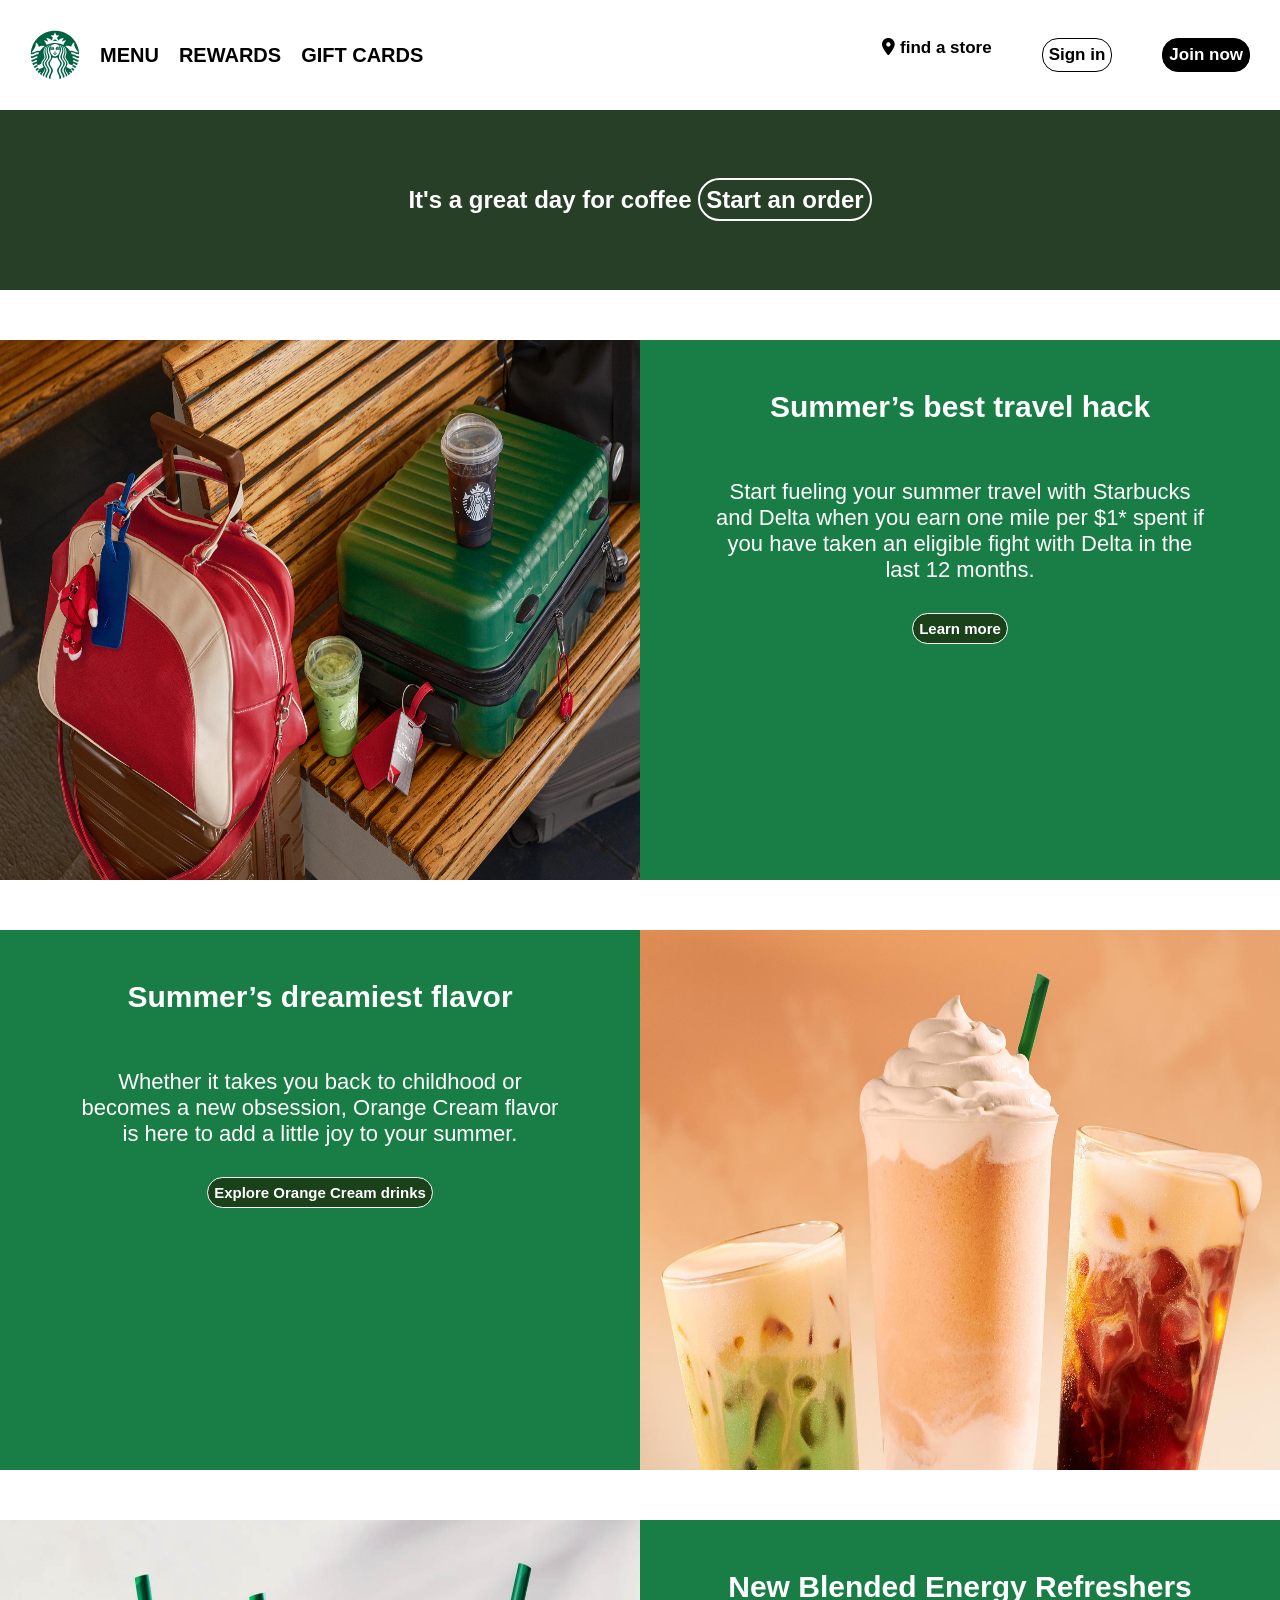
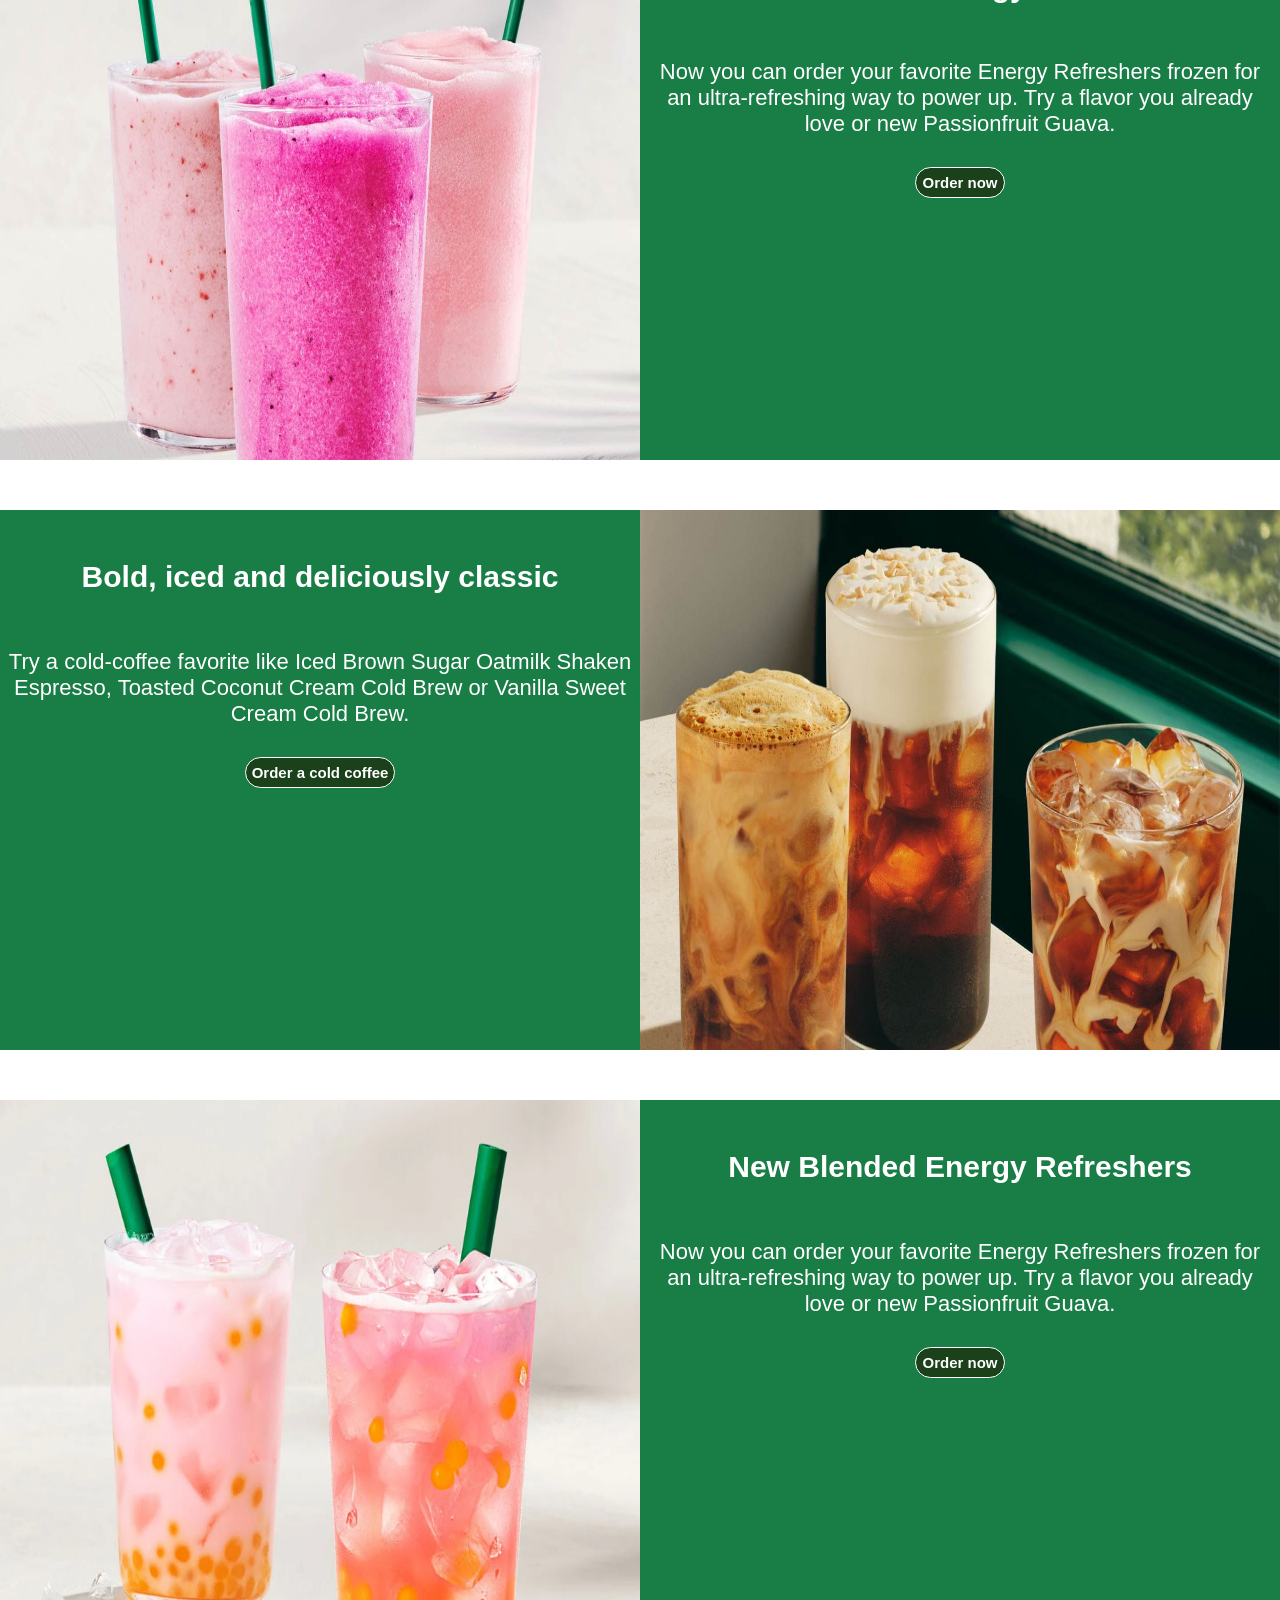
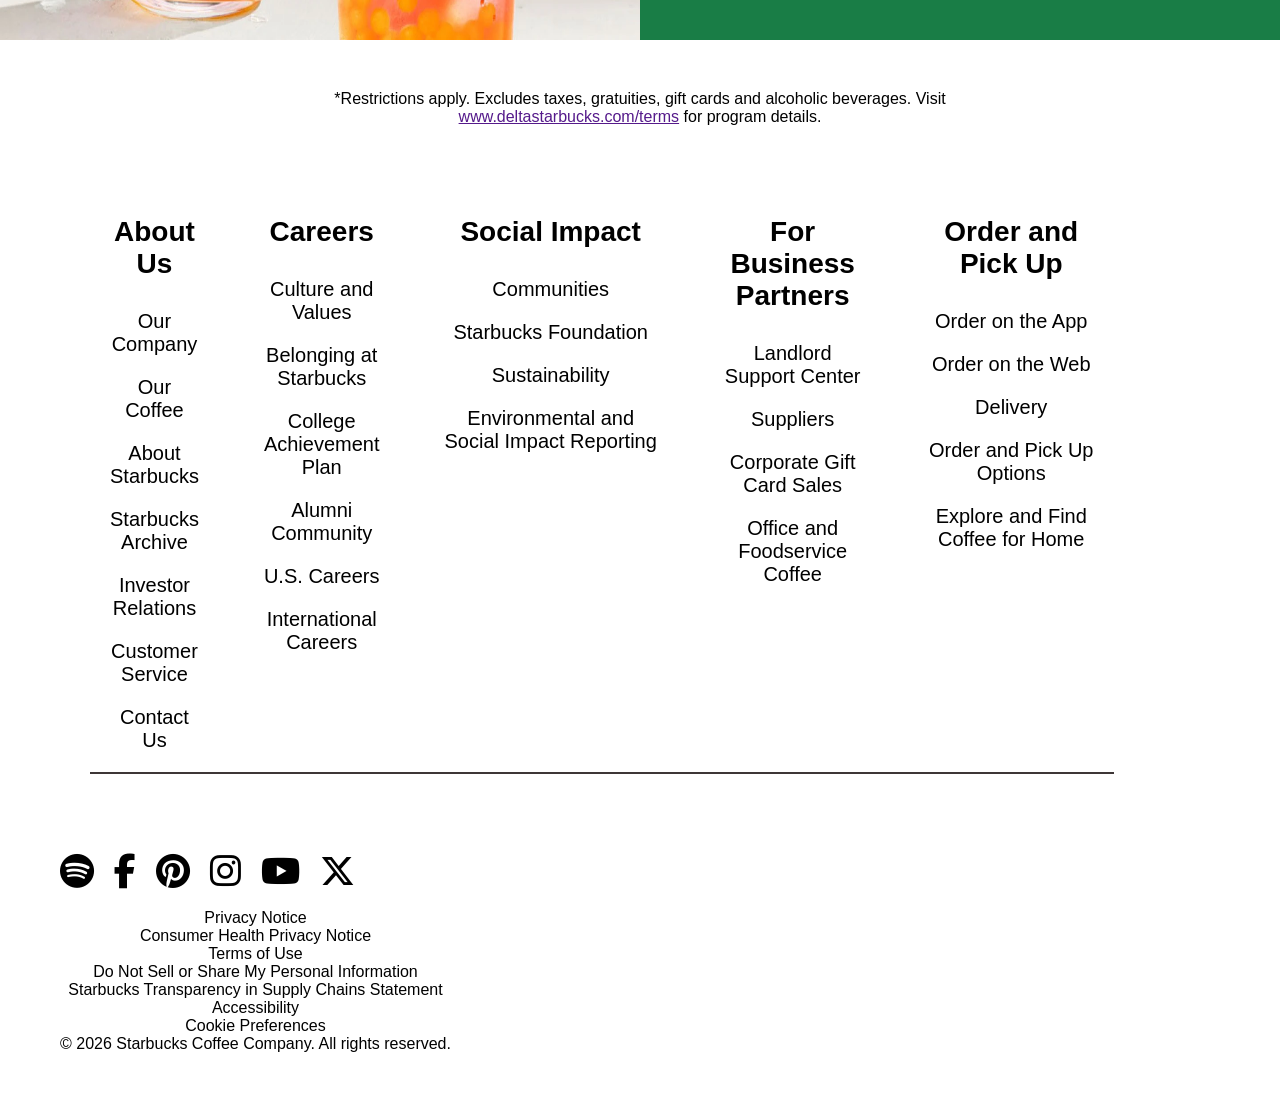
<file: StarBucks/index.html>
<!DOCTYPE html>
<html lang="en">
<head>
    <meta charset="UTF-8">
    <meta name="viewport" content="width=device-width, initial-scale=1.0">
    <title>Starbucks</title>
    <link rel="stylesheet" href="style.css">
    <link rel="stylesheet" href="https://cdnjs.cloudflare.com/ajax/libs/font-awesome/6.7.2/css/all.min.css">
</head>
<body>
    <header>
        <div class="logo">
            <ul class="left-menu">
                <svg aria-hidden="true" focusable="false" height="100%" viewBox="0 0 62 62" width="100%" xmlns="http://www.w3.org/2000/svg"><circle class="logo__circle" cx="31" cy="31" fill="#ffffff" r="30.002"></circle><path d="M34.017 13.969c-.263-.047-1.531-.26-3.017-.26s-2.754.212-3.017.26c-.151.027-.209-.121-.094-.207.104-.077 3.11-2.365 3.11-2.365l3.109 2.365c.117.086.06.234-.091.207zm-5.194 14.856s-.159.057-.201.197c.63.484 1.064 1.585 2.378 1.585s1.748-1.101 2.377-1.585c-.041-.141-.2-.197-.2-.197s-.823.194-2.177.194-2.177-.194-2.177-.194zm2.177-1.853c-.365 0-.445-.138-.694-.137-.237.001-.697.19-.797.363.007.088.039.167.103.237.532.08.772.376 1.389.376s.856-.296 1.389-.376c.062-.07.096-.148.103-.237-.099-.173-.56-.361-.798-.363-.25-.002-.331.137-.695.137zm29.956 5.673c-.038.717-.102 1.428-.19 2.131-3.396.562-4.61-2.464-8.089-2.312.208.738.377 1.49.507 2.258 2.869-.002 4.025 2.68 7.217 2.285-.168.82-.37 1.629-.603 2.426-2.524.248-3.413-2.26-6.334-2.191.024.416.037.836.037 1.26l-.012.701 5.672 2.164c-.297.807-.629 1.596-.991 2.369-1.705-.094-2.293-2.281-4.887-2.107-.078.561-.177 1.115-.295 1.662 2.253-.158 2.738 1.916 4.352 2.084-.411.75-.854 1.48-1.325 2.191-.956-.512-1.785-2.057-3.598-2.152.186-.574.349-1.156.487-1.748-1.608 0-3.447-.627-4.989-2.031.5-2.846-3.917-5.744-3.917-7.828 0-2.264 1.145-3.517 1.145-6.569 0-2.265-1.1-4.722-2.759-6.401-.321-.326-.65-.59-1.028-.827 1.524 1.886 2.694 4.122 2.694 6.712 0 2.874-1.337 4.391-1.337 7.044 0 2.652 3.88 4.947 3.88 7.682 0 1.076-.344 2.127-1.478 4.191 1.742 1.74 4.011 2.689 5.475 2.689.475 0 .73-.145.9-.518.146-.322.285-.648.416-.977 1.577.061 2.299 1.494 3.172 2.066-.479.643-.982 1.264-1.509 1.865-.585-.648-1.371-1.738-2.522-2.041-.206.4-.424.795-.653 1.182.991.27 1.669 1.27 2.194 1.928-.566.586-1.155 1.148-1.768 1.688-.383-.596-.979-1.352-1.647-1.76-.247.334-.504.66-.769.977.568.385 1.069 1.078 1.396 1.643-.708.568-1.44 1.107-2.198 1.611-.374-3.047-4.533-5.135-3.412-8.67-.368.623-.807 1.402-.807 2.34 0 2.559 2.726 4.59 2.943 7.133-.565.338-1.143.656-1.732.957-.098-2.795-2.984-5.854-2.984-8.148 0-2.561 3.354-5.133 3.354-8.156 0-3.025-3.87-5.119-3.87-7.775 0-2.654 1.646-4.181 1.646-7.583 0-2.492-1.184-5.014-3.013-6.625-.324-.286-.643-.513-1.026-.712 1.725 2.069 2.725 3.946 2.725 6.794 0 3.199-1.886 4.975-1.886 8.107 0 3.133 3.798 4.875 3.798 7.795s-3.535 5.381-3.535 8.381c0 2.729 3.116 5.453 3.162 8.691-.681.297-1.375.568-2.081.814.396-3.271-3.111-6.645-3.111-9.314 0-2.918 3.667-5.426 3.667-8.572 0-3.148-3.728-4.611-3.728-7.842 0-3.229 2.287-5.017 2.287-8.585 0-2.781-1.373-5.282-3.379-6.832l-.127-.096c-.189-.14-.345.029-.211.195 1.42 1.773 2.179 3.566 2.179 6.221 0 3.264-2.627 5.916-2.627 9.078 0 3.732 3.528 4.799 3.528 7.861 0 3.061-3.783 5.51-3.783 8.76 0 3.014 3.58 6.359 2.966 9.838-.718.186-1.446.348-2.185.48.672-4.332-2.84-7.443-2.84-10.277 0-3.068 3.918-5.803 3.918-8.801 0-2.828-2.812-3.752-3.182-6.645-.051-.395-.368-.688-.805-.615-.571.104-1.303.48-2.453.48s-1.882-.377-2.454-.48c-.436-.072-.753.221-.804.615-.369 2.893-3.183 3.816-3.183 6.645 0 2.998 3.919 5.732 3.919 8.801 0 2.834-3.512 5.945-2.841 10.277-.738-.133-1.467-.295-2.185-.48-.614-3.479 2.967-6.824 2.967-9.838 0-3.25-3.784-5.699-3.784-8.76 0-3.062 3.529-4.129 3.529-7.861 0-3.162-2.628-5.813-2.628-9.078 0-2.654.759-4.447 2.18-6.221.133-.166-.022-.335-.212-.195l-.126.096c-2.004 1.546-3.376 4.047-3.376 6.828 0 3.568 2.287 5.356 2.287 8.585 0 3.23-3.728 4.693-3.728 7.842 0 3.146 3.667 5.654 3.667 8.572 0 2.67-3.507 6.043-3.11 9.314-.707-.246-1.401-.518-2.082-.814.047-3.238 3.161-5.963 3.161-8.691 0-3-3.533-5.461-3.533-8.381s3.796-4.662 3.796-7.795c0-3.132-1.885-4.908-1.885-8.107 0-2.848.999-4.725 2.724-6.794-.384.199-.702.426-1.025.712-1.829 1.611-3.012 4.133-3.012 6.625 0 3.402 1.646 4.929 1.646 7.583 0 2.656-3.87 4.75-3.87 7.775 0 3.023 3.354 5.596 3.354 8.156 0 2.295-2.888 5.354-2.985 8.148-.589-.301-1.167-.619-1.732-.957.218-2.543 2.943-4.574 2.943-7.133 0-.938-.438-1.717-.807-2.34 1.121 3.535-3.038 5.623-3.412 8.67-.758-.504-1.491-1.043-2.198-1.611.326-.564.827-1.258 1.396-1.643-.266-.316-.522-.643-.769-.977-.669.408-1.266 1.164-1.648 1.76-.611-.539-1.201-1.102-1.767-1.688.525-.658 1.203-1.658 2.194-1.928-.229-.387-.447-.781-.653-1.182-1.151.303-1.938 1.393-2.522 2.041-.527-.602-1.031-1.223-1.509-1.865.873-.572 1.595-2.006 3.171-2.066.132.328.271.654.417.977.17.373.426.518.9.518 1.464 0 3.732-.949 5.475-2.689-1.134-2.064-1.478-3.115-1.478-4.191 0-2.734 3.88-5.029 3.88-7.682 0-2.653-1.337-4.17-1.337-7.044 0-2.59 1.17-4.826 2.694-6.712-.378.237-.707.501-1.028.827-1.659 1.68-2.759 4.136-2.759 6.401 0 3.052 1.146 4.305 1.146 6.569 0 2.084-4.418 4.982-3.918 7.828-1.542 1.404-3.381 2.031-4.99 2.031.14.592.303 1.174.487 1.748-1.812.096-2.641 1.641-3.598 2.152-.472-.711-.914-1.441-1.325-2.191 1.613-.168 2.099-2.242 4.353-2.084-.118-.547-.218-1.102-.296-1.662-2.594-.174-3.182 2.014-4.887 2.107-.362-.773-.694-1.562-.991-2.369l5.673-2.164-.012-.701c0-.424.013-.844.036-1.26-2.921-.068-3.81 2.439-6.334 2.191-.232-.797-.435-1.605-.602-2.426 3.19.395 4.347-2.287 7.217-2.285.13-.768.299-1.52.506-2.258-3.479-.151-4.693 2.875-8.088 2.312-.089-.703-.152-1.414-.19-2.131 3.947.441 5.427-2.804 9.021-2.407.339-.859.733-1.69 1.177-2.49-4.506-.792-6.036 2.976-10.23 2.397.453-16.171 13.706-29.143 29.989-29.143s29.536 12.972 29.989 29.147c-4.195.579-5.725-3.188-10.23-2.397.443.8.837 1.631 1.177 2.49 3.592-.398 5.072 2.848 9.02 2.407zm-42.852-12.583c-2.209-.903-4.883-.695-7.167.772-.354-2.125-1.507-4.013-3.149-5.152-.227-.157-.463-.008-.442.255.347 4.49-2.278 8.389-5.506 11.816 3.327 1 6.159-3.284 10.474-1.789 1.548-2.305 3.514-4.308 5.79-5.902zm12.896-2.716c-2.785 0-5.118 1.575-5.729 3.61-.047.156.017.257.197.176.501-.225 1.071-.333 1.69-.333 1.136 0 2.137.417 2.729 1.143.262.864.284 2.115-.012 2.829-.468-.105-.636-.467-1.093-.467s-.811.321-1.586.321c-.774 0-.865-.366-1.374-.366-.599 0-.709.617-.709 1.313 0 3.103 2.852 7.373 5.886 7.373 3.033 0 5.885-4.27 5.885-7.373 0-.696-.143-1.292-.769-1.373-.312.225-.599.426-1.313.426-.775 0-.989-.321-1.445-.321-.551 0-.496 1.162-1.15 1.227-.436-1.048-.457-2.392-.095-3.589.593-.726 1.593-1.143 2.729-1.143.619 0 1.193.109 1.689.333.181.081.244-.021.197-.176-.61-2.035-2.942-3.61-5.727-3.61zm4.434 4.452c-.668 0-1.451.205-1.943.753-.051.149-.051.371.021.519 1.211-.415 2.279-.431 2.795.146.275-.25.363-.475.363-.736 0-.403-.41-.682-1.236-.682zm-9.741 1.418c.584-.585 1.815-.56 3.094-.088.056-.636-1.083-1.331-2.221-1.331-.827 0-1.236.279-1.236.683 0 .261.088.487.363.736zm19.194-10.504c-2.199.157-4.109.912-5.654 2.17.656-1.86 1.489-3.487 2.545-5.064-2.8.297-5.141 1.321-6.849 3.071l-1.337-3.505 2.968-2.621-3.974-.281-1.586-3.696-1.587 3.696-3.974.281 2.968 2.621-1.336 3.505c-1.709-1.75-4.05-2.774-6.848-3.071 1.054 1.578 1.887 3.205 2.543 5.064-1.544-1.259-3.454-2.014-5.653-2.17 1.319 1.696 2.488 3.504 3.354 5.448.098.219.308.291.535.178 3.012-1.497 6.406-2.339 9.997-2.339s6.984.843 9.998 2.339c.227.113.437.041.534-.178.867-1.944 2.036-3.752 3.356-5.448zm4.801 13.254c4.313-1.495 7.146 2.788 10.473 1.789-3.228-3.427-5.852-7.326-5.505-11.816.021-.263-.216-.413-.442-.255-1.643 1.139-2.796 3.027-3.149 5.152-2.285-1.467-4.958-1.676-7.167-.772 2.273 1.592 4.24 3.595 5.79 5.902z" fill="#006241"></path><g fill="#006241"><path d="M53.595 57.01h-1.526v4.105h-.547v-4.105h-1.522v-.51h3.595v.51zM54.236 56.5h.811l1.57 3.618h.011l1.574-3.618h.798v4.615h-.551v-3.869h-.012l-1.653 3.869h-.333l-1.659-3.869h-.011v3.869h-.545v-4.615z"></path></g></svg>
                <li>MENU</li>
                <li>REWARDS</li>
                <li>GIFT CARDS</li>
            </ul>
            <ul class="right-menu">
                <li class="p"><i class="fa-solid fa-location-dot"></i>  find a store</li>
                <li class="p1">Sign in</li>
                <li class="p2">Join now</li>
            </ul>
        </div>
    </header>
    <main>
        <div class="hero-top">
            <h2>It's a great day for coffee   <span class="btn"> Start an order</span></h2>
        </div>
        <div class="hero-bottom">
            <div class="box1">
                <img src="images/side.webp" alt="Profile pic">
            </div>
            <div class="box2">
               <h2>Summer’s best travel hack</h2> 
               <p>Start fueling your summer travel with Starbucks <br>and Delta when you earn one mile per $1* spent if <br> you have taken an eligible fight with Delta in the <br>last 12 months.</p>
               <button class="button">Learn more</button>
            </div>
        </div>
        <div class="hero-bottom">
            <div class="box2">
               <h2>Summer’s dreamiest flavor</h2> 
               <p>Whether it takes you back to childhood or <br> becomes a new obsession, Orange Cream flavor <br> is here to add a little joy to your summer.</p>
               <button class="button">Explore Orange Cream drinks</button>
            </div>
            <div class="box1">
                <img src="images/left.jpg" alt="Profile pic">
            </div>
        </div>
        <div class="hero-bottom">
            <div class="box1">
                <img src="images/right.jpg" alt="Profile pic">
            </div>
            <div class="box2">
               <h2>New Blended Energy Refreshers</h2> 
               <p>Now you can order your favorite Energy Refreshers frozen for an ultra-refreshing way to power up. Try a flavor you already love or new Passionfruit Guava.</p>
               <button class="button">Order now</button>
            </div>
        </div>
        <div class="hero-bottom">
            <div class="box2">
               <h2>Bold, iced and deliciously classic</h2> 
               <p>Try a cold-coffee favorite like Iced Brown Sugar Oatmilk Shaken Espresso, Toasted Coconut Cream Cold Brew or Vanilla Sweet Cream Cold Brew.</p>
               <button class="button">Order a cold coffee</button>
            </div>
            <div class="box1">
                <img src="images/right-pic.jpg" alt="Profile pic">
            </div>
        </div>
        <div class="hero-bottom">
            <div class="box1">
                <img src="images/left-pic.webp" alt="Profile pic">
            </div>
            <div class="box2">
               <h2>New Blended Energy Refreshers</h2> 
               <p>Now you can order your favorite Energy Refreshers frozen for an ultra-refreshing way to power up. Try a flavor you already love or new Passionfruit Guava.</p>
               <button class="button">Order now</button>
            </div>
        </div>
       <div class="bottom">
        <p>*Restrictions apply. Excludes taxes, gratuities, gift cards and alcoholic beverages. Visit <br> <a href="">www.deltastarbucks.com/terms</a>  for program details.</p>
       </div>
       <div class="bottom-p">
        <div class="Box1">
            <h3>About Us</h3>
            <ul>
              <li>Our Company</li>
              <li>Our Coffee</li>
              <li>About Starbucks</li>
              <li>Starbucks Archive</li>
              <li>Investor Relations</li>
              <li>Customer Service</li>
              <li>Contact Us</li>
            </ul>
        </div>
        <div class="Box1">
           <h3>Careers</h3>
           <ul>
            <li>Culture and Values</li>
            <li>Belonging at Starbucks</li>
            <li>College Achievement Plan</li>
            <li>Alumni Community</li>
            <li>U.S. Careers</li>
            <li>International Careers</li>
           </ul>
        </div>
        <div class="Box1">
          <h3>Social Impact</h3>
          <ul>
            <li>Communities</li>
            <li>Starbucks Foundation</li>
            <li>Sustainability</li>
            <li>Environmental and Social Impact Reporting</li>
          </ul>
        </div>
        <div class="Box1">
           <h3>For Business Partners</h3>
           <ul>
            <li>Landlord Support Center</li>
            <li>Suppliers</li>
            <li>Corporate Gift Card Sales</li>
            <li>Office and Foodservice Coffee</li>
           </ul>
        </div>
        <div class="Box1">
           <h3>Order and Pick Up</h3>
           <ul>
            <li>Order on the App</li>
            <li>Order on the Web</li>
            <li>Delivery</li>
            <li>Order and Pick Up Options</li>
            <li>Explore and Find Coffee for Home</li>
           </ul>
        </div>
       </div>
    </main>
    <footer class="footer">
        <div class="icons">
            <i class="fa-brands fa-spotify"></i>
            <i class="fa-brands fa-facebook-f"></i>
            <i class="fa-brands fa-pinterest"></i>
            <i class="fa-brands fa-instagram"></i>
            <i class="fa-brands fa-youtube"></i>
            <i class="fa-brands fa-x-twitter"></i>
        </div>
        <div class="writeup">
            <p>Privacy Notice</p>
            <p>Consumer Health Privacy Notice</p>
            <p>Terms of Use</p>
            <p>Do Not Sell or Share My Personal Information</p>
            <p>Starbucks Transparency in Supply Chains Statement</p>
            <p>Accessibility</p>
            <p>Cookie Preferences</p>
            <p>© 2026 Starbucks Coffee Company. All rights reserved.</p>
        </div>
    </footer>
</body>
</html>
</file>
<file: StarBucks/style.css>
*{
    margin: 0;
    padding: 0;
    box-sizing: border-box;
    font-family: 'Gill Sans', 'Gill Sans MT', Calibri, 'Trebuchet MS', sans-serif;
}
*{
    text-align: center;
}
body{
    background-color: white;
}
svg{
    width: 50px;
    height: 50px;
    border-radius: 50%;
}
.logo{
    display: flex;
    justify-content: space-between;
    font-size: 20px;
    align-items: center;
    margin: 10px;
}
.left-menu{
    display: flex;
    justify-content: center;
    align-items: center;
    gap: 20px;
    list-style: none;
    margin: 20px;
    font-weight: bold;
    cursor: pointer;
}
.left-menu li:hover{
    color: green;
}
.right-menu{
    display: flex;
    font-size: 17px;
    font-weight: bold;
    gap: 50px;
    margin: 20px;
    list-style: none;
    cursor: pointer;
}
.right-menu .p:hover{
    color: green;
}
.right-menu .p1{
   border: 1px solid black;
   display: flex;
   align-items: center;
   justify-content: center;
   border-radius: 1rem;
   padding: 6px;
   cursor: pointer;
}
.right-menu .p1:hover{
  background-color: whitesmoke;
}
.right-menu .p2{
   border: 1px solid black;
   display: flex;
   align-items: center;
   justify-content: center;
   border-radius: 1rem;
   padding: 6px;
   color: white;
   background-color: black;
   cursor: pointer;
}
.right-menu .p2:hover{
    background-color: rgb(52, 48, 48);
}
.hero-top{
    background-color: rgb(39, 62, 39);
    display: flex;
    justify-content: center;
    align-items: center;
    height: 20vh;
    color: white;
}
.btn{
    border: 2px solid white;
    border-radius: 2rem;
    padding: 6px;
}
.btn:hover{
    background-color: rgb(30, 169, 93);
    cursor: pointer;
}
.hero-bottom{
    display: flex;
    justify-content: space-between;
    margin-top: 50px;
    background-color: rgb(25, 125, 70);
    height: 60vh;
    margin-bottom: 50px;
}
.hero-bottom .box1 img{
    width: 50vw;
    height: 60vh;
}
.hero-bottom .box2{
    width: 50vw;
    height: 60vh;
    display: flex;
    flex-direction: column;
    justify-content: top;
    align-items: center;
    color: white;
}
.hero-bottom .box2 h2{
    font-size: 30px;
    padding: 50px;
}
.hero-bottom .box2 p{
    font-size: 22px;
    text-align: center;
    padding: 5px;
}
.hero-bottom .button{
    border: 1px solid white;
    border-radius: 2rem;
    font-size: 15px;
    cursor: pointer;
    margin: 25px;
    font-weight: bold;
    padding: 6px;
    color: white;
    background-color: rgb(27, 65, 27);
}
.hero-bottom .button:hover{
    background-color: rgb(102, 179, 102);
}
.bottom{
    text-align: center;
}
.Box1{
    display: flex;
    flex-direction: column;
    gap: 20px;
    padding: 10px;
}
.Box1 h3{
    font-size: 28px;
}
.Box1 ul{
    display: flex;
    flex-direction: column;
    gap: 20px;
    padding: 10px;
}
.Box1 ul li{
    font-size: 20px;
}
.bottom-p {
    margin-top: 80px;
    display: flex;
    gap: 20px;
    justify-content: space-evenly;
    border-bottom: 2px solid rgb(61, 54, 54);
    margin-bottom: 20px;
    width: 80%;
    margin-left: 90px;
}
ul li{
    list-style: none;
}
.footer{
    margin: 60px;
   display: flex;
   justify-content: start;
   align-items: start;
   flex-direction: column;
}
.icons{
    display: flex;
    gap: 20px;
}
.fa-brands{
    font-size: 35px;
}
.icons{
    display: flex;
    justify-content: center;
    gap: 20px;
    margin: 20px 0;
}
</file>
